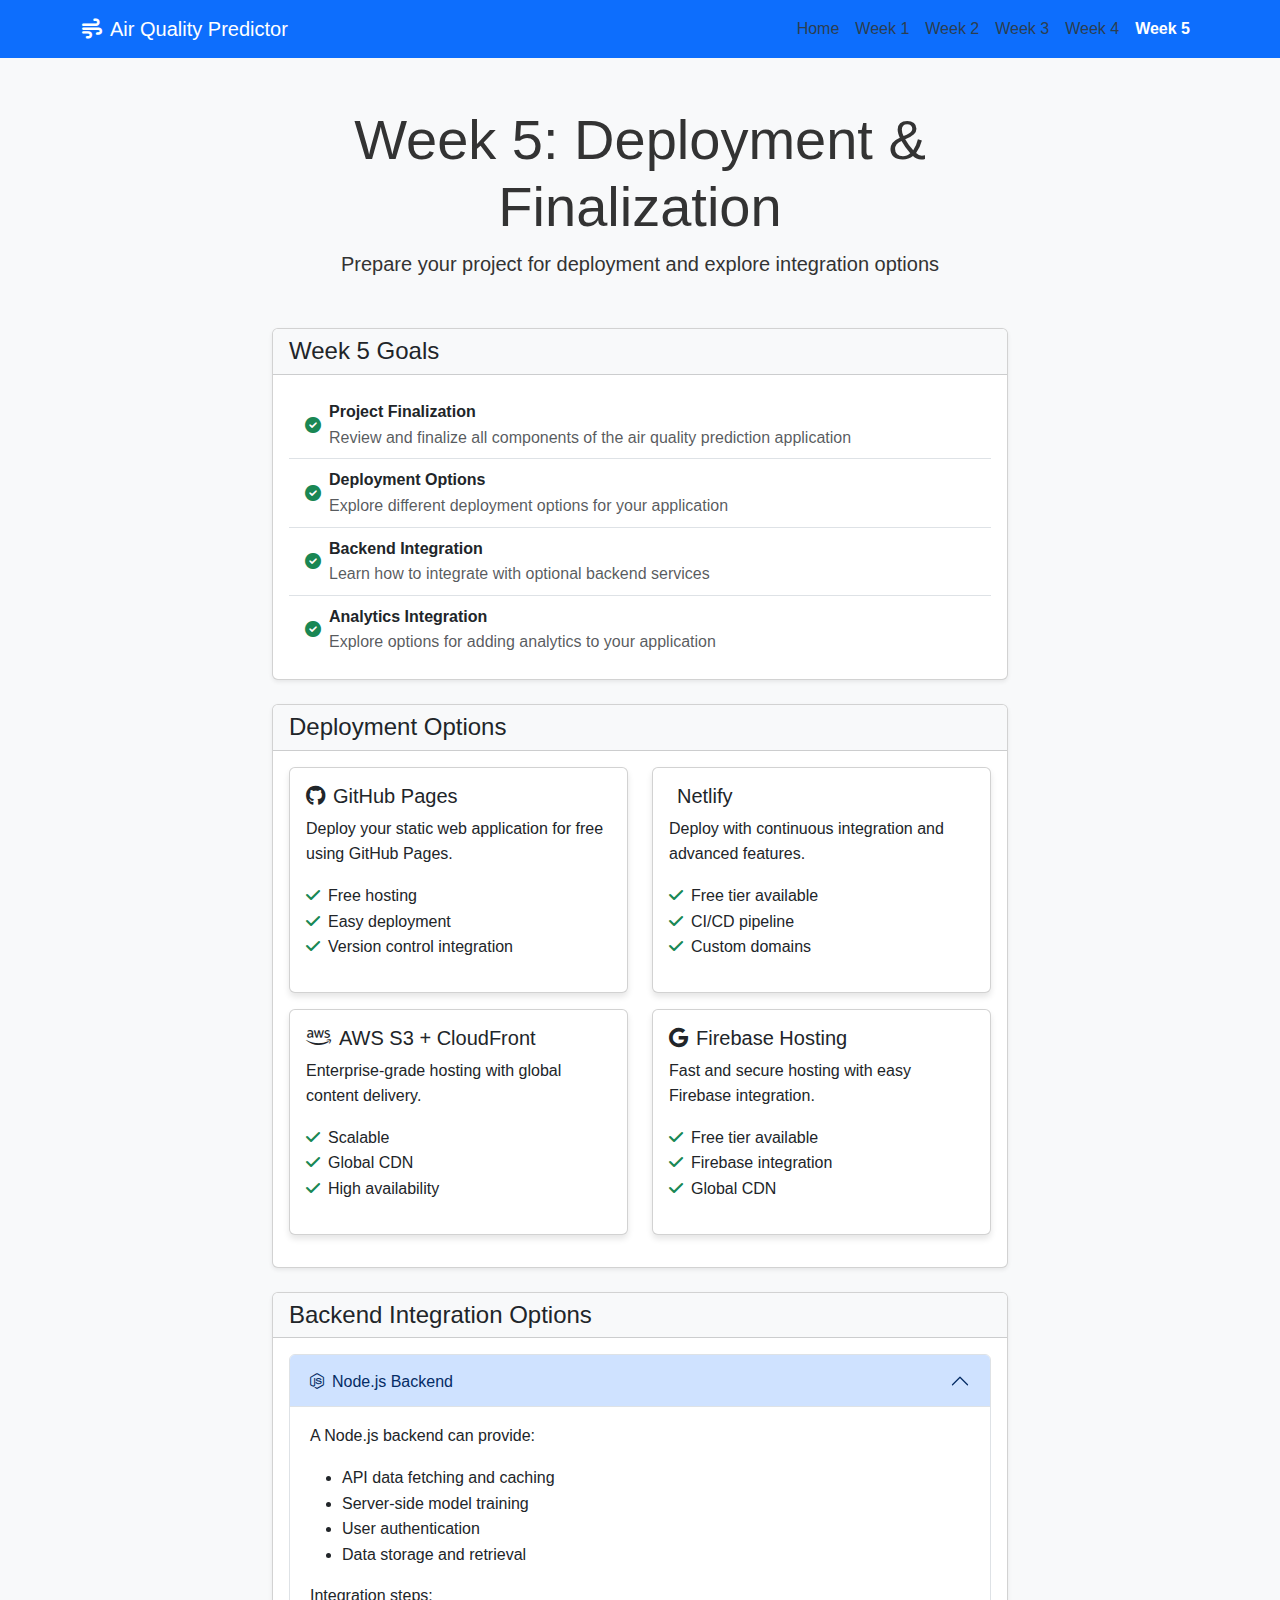
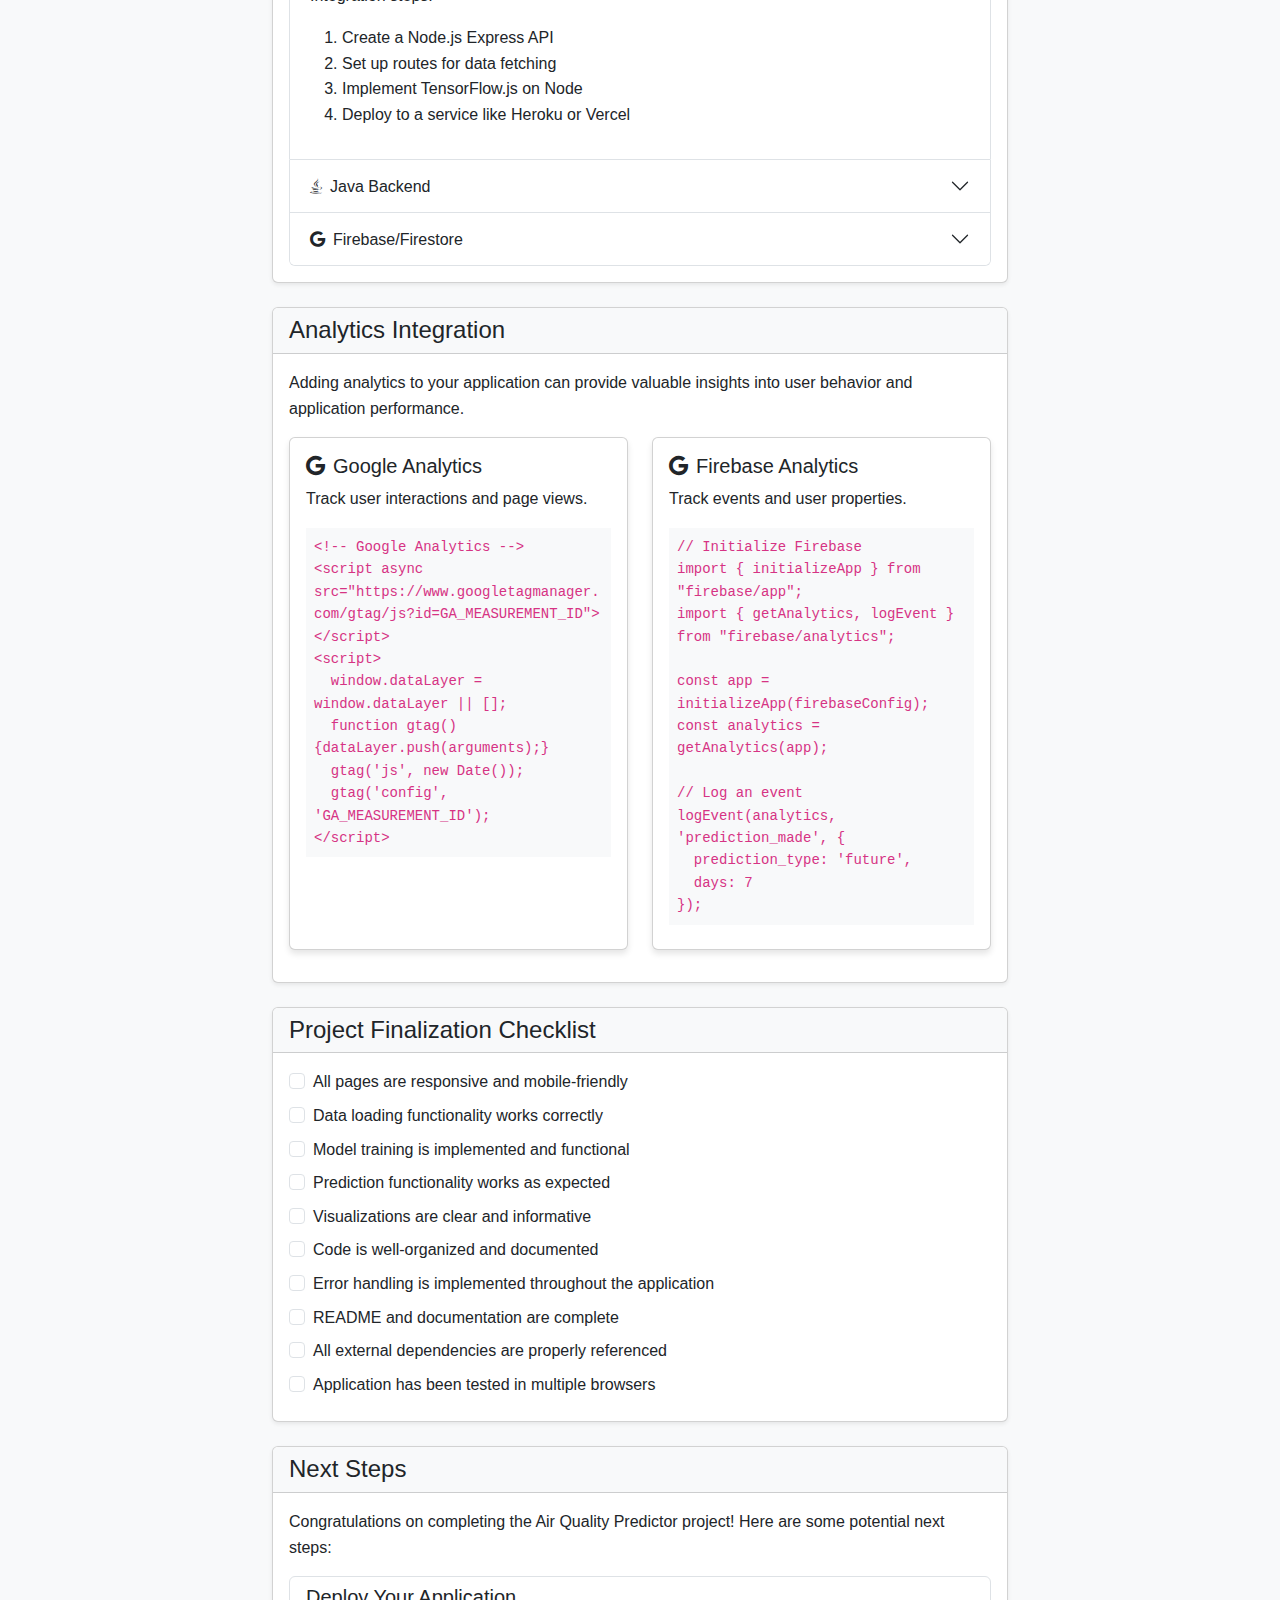
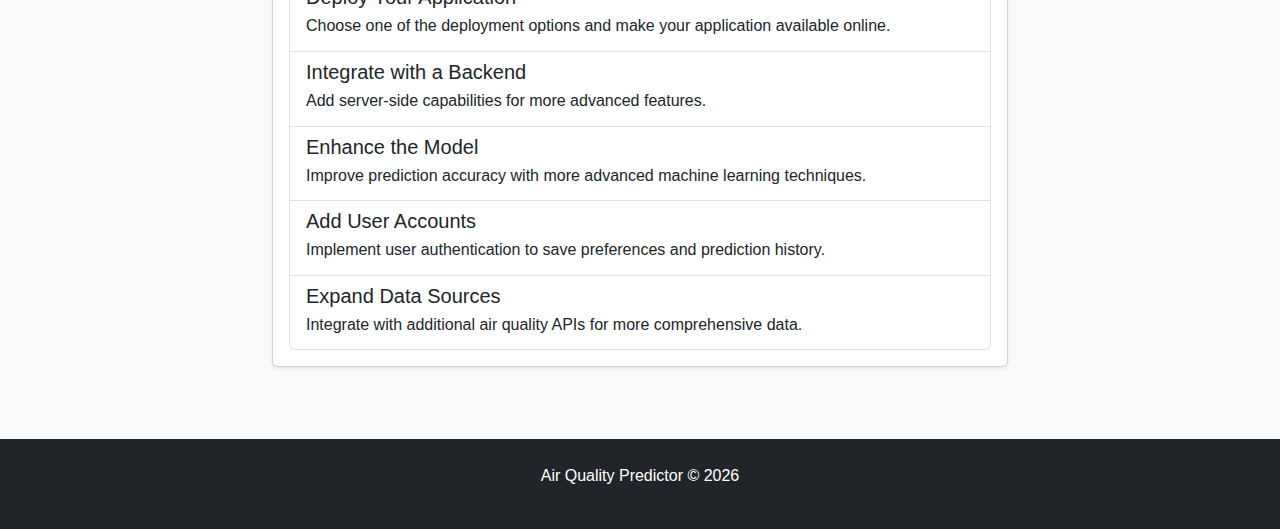
<file: Week5/index.html>
<!DOCTYPE html>
<html lang="en">
<head>
    <meta charset="UTF-8">
    <meta name="viewport" content="width=device-width, initial-scale=1.0">
    <title>Week 5 - Deployment & Finalization | Air Quality Predictor</title>
    
    <!-- Bootstrap CSS -->
    <link href="https://cdn.jsdelivr.net/npm/bootstrap@5.3.0-alpha1/dist/css/bootstrap.min.css" rel="stylesheet">
    
    <!-- Font Awesome -->
    <link rel="stylesheet" href="https://cdnjs.cloudflare.com/ajax/libs/font-awesome/6.0.0/css/all.min.css">
    
    <!-- Custom CSS -->
    <link rel="stylesheet" href="../styles/main.css">
</head>
<body>
    <!-- Navigation -->
    <nav class="navbar navbar-expand-lg navbar-dark bg-primary">
        <div class="container">
            <a class="navbar-brand" href="../index.html">
                <i class="fas fa-wind me-2"></i>Air Quality Predictor
            </a>
            <button class="navbar-toggler" type="button" data-bs-toggle="collapse" data-bs-target="#navbarNav">
                <span class="navbar-toggler-icon"></span>
            </button>
            <div class="collapse navbar-collapse" id="navbarNav">
                <ul class="navbar-nav ms-auto">
                    <li class="nav-item">
                        <a class="nav-link" href="../index.html">Home</a>
                    </li>
                    <li class="nav-item">
                        <a class="nav-link" href="../Week1/">Week 1</a>
                    </li>
                    <li class="nav-item">
                        <a class="nav-link" href="../Week2/">Week 2</a>
                    </li>
                    <li class="nav-item">
                        <a class="nav-link" href="../Week3/">Week 3</a>
                    </li>
                    <li class="nav-item">
                        <a class="nav-link" href="../Week4/">Week 4</a>
                    </li>
                    <li class="nav-item">
                        <a class="nav-link active" href="./">Week 5</a>
                    </li>
                </ul>
            </div>
        </div>
    </nav>

    <!-- Main Content -->
    <div class="container my-5">
        <div class="row">
            <div class="col-lg-8 mx-auto">
                <!-- Header -->
                <div class="text-center mb-5">
                    <h1 class="display-4">Week 5: Deployment & Finalization</h1>
                    <p class="lead">Prepare your project for deployment and explore integration options</p>
                </div>
                
                <!-- Week 5 Goals -->
                <div class="card mb-4 shadow-sm">
                    <div class="card-header bg-light">
                        <h2 class="h4 mb-0">Week 5 Goals</h2>
                    </div>
                    <div class="card-body">
                        <ul class="list-group list-group-flush">
                            <li class="list-group-item d-flex align-items-center">
                                <i class="fas fa-check-circle text-success me-2"></i>
                                <div>
                                    <strong>Project Finalization</strong>
                                    <p class="mb-0 text-muted">Review and finalize all components of the air quality prediction application</p>
                                </div>
                            </li>
                            <li class="list-group-item d-flex align-items-center">
                                <i class="fas fa-check-circle text-success me-2"></i>
                                <div>
                                    <strong>Deployment Options</strong>
                                    <p class="mb-0 text-muted">Explore different deployment options for your application</p>
                                </div>
                            </li>
                            <li class="list-group-item d-flex align-items-center">
                                <i class="fas fa-check-circle text-success me-2"></i>
                                <div>
                                    <strong>Backend Integration</strong>
                                    <p class="mb-0 text-muted">Learn how to integrate with optional backend services</p>
                                </div>
                            </li>
                            <li class="list-group-item d-flex align-items-center">
                                <i class="fas fa-check-circle text-success me-2"></i>
                                <div>
                                    <strong>Analytics Integration</strong>
                                    <p class="mb-0 text-muted">Explore options for adding analytics to your application</p>
                                </div>
                            </li>
                        </ul>
                    </div>
                </div>
                
                <!-- Deployment Options -->
                <div class="card mb-4 shadow-sm">
                    <div class="card-header bg-light">
                        <h2 class="h4 mb-0">Deployment Options</h2>
                    </div>
                    <div class="card-body">
                        <div class="row">
                            <div class="col-md-6 mb-3">
                                <div class="card h-100">
                                    <div class="card-body">
                                        <h5 class="card-title"><i class="fab fa-github me-2"></i>GitHub Pages</h5>
                                        <p class="card-text">Deploy your static web application for free using GitHub Pages.</p>
                                        <ul class="list-unstyled">
                                            <li><i class="fas fa-check text-success me-2"></i>Free hosting</li>
                                            <li><i class="fas fa-check text-success me-2"></i>Easy deployment</li>
                                            <li><i class="fas fa-check text-success me-2"></i>Version control integration</li>
                                        </ul>
                                    </div>
                                </div>
                            </div>
                            <div class="col-md-6 mb-3">
                                <div class="card h-100">
                                    <div class="card-body">
                                        <h5 class="card-title"><i class="fab fa-netlify me-2"></i>Netlify</h5>
                                        <p class="card-text">Deploy with continuous integration and advanced features.</p>
                                        <ul class="list-unstyled">
                                            <li><i class="fas fa-check text-success me-2"></i>Free tier available</li>
                                            <li><i class="fas fa-check text-success me-2"></i>CI/CD pipeline</li>
                                            <li><i class="fas fa-check text-success me-2"></i>Custom domains</li>
                                        </ul>
                                    </div>
                                </div>
                            </div>
                            <div class="col-md-6 mb-3">
                                <div class="card h-100">
                                    <div class="card-body">
                                        <h5 class="card-title"><i class="fab fa-aws me-2"></i>AWS S3 + CloudFront</h5>
                                        <p class="card-text">Enterprise-grade hosting with global content delivery.</p>
                                        <ul class="list-unstyled">
                                            <li><i class="fas fa-check text-success me-2"></i>Scalable</li>
                                            <li><i class="fas fa-check text-success me-2"></i>Global CDN</li>
                                            <li><i class="fas fa-check text-success me-2"></i>High availability</li>
                                        </ul>
                                    </div>
                                </div>
                            </div>
                            <div class="col-md-6 mb-3">
                                <div class="card h-100">
                                    <div class="card-body">
                                        <h5 class="card-title"><i class="fab fa-google me-2"></i>Firebase Hosting</h5>
                                        <p class="card-text">Fast and secure hosting with easy Firebase integration.</p>
                                        <ul class="list-unstyled">
                                            <li><i class="fas fa-check text-success me-2"></i>Free tier available</li>
                                            <li><i class="fas fa-check text-success me-2"></i>Firebase integration</li>
                                            <li><i class="fas fa-check text-success me-2"></i>Global CDN</li>
                                        </ul>
                                    </div>
                                </div>
                            </div>
                        </div>
                    </div>
                </div>
                
                <!-- Backend Integration -->
                <div class="card mb-4 shadow-sm">
                    <div class="card-header bg-light">
                        <h2 class="h4 mb-0">Backend Integration Options</h2>
                    </div>
                    <div class="card-body">
                        <div class="accordion" id="backendAccordion">
                            <div class="accordion-item">
                                <h2 class="accordion-header" id="headingOne">
                                    <button class="accordion-button" type="button" data-bs-toggle="collapse" data-bs-target="#collapseOne">
                                        <i class="fab fa-node-js me-2"></i>Node.js Backend
                                    </button>
                                </h2>
                                <div id="collapseOne" class="accordion-collapse collapse show" data-bs-parent="#backendAccordion">
                                    <div class="accordion-body">
                                        <p>A Node.js backend can provide:</p>
                                        <ul>
                                            <li>API data fetching and caching</li>
                                            <li>Server-side model training</li>
                                            <li>User authentication</li>
                                            <li>Data storage and retrieval</li>
                                        </ul>
                                        <p>Integration steps:</p>
                                        <ol>
                                            <li>Create a Node.js Express API</li>
                                            <li>Set up routes for data fetching</li>
                                            <li>Implement TensorFlow.js on Node</li>
                                            <li>Deploy to a service like Heroku or Vercel</li>
                                        </ol>
                                    </div>
                                </div>
                            </div>
                            <div class="accordion-item">
                                <h2 class="accordion-header" id="headingTwo">
                                    <button class="accordion-button collapsed" type="button" data-bs-toggle="collapse" data-bs-target="#collapseTwo">
                                        <i class="fab fa-java me-2"></i>Java Backend
                                    </button>
                                </h2>
                                <div id="collapseTwo" class="accordion-collapse collapse" data-bs-parent="#backendAccordion">
                                    <div class="accordion-body">
                                        <p>A Java backend can provide:</p>
                                        <ul>
                                            <li>Robust data processing</li>
                                            <li>Advanced machine learning with libraries like DL4J</li>
                                            <li>Enterprise-grade security</li>
                                            <li>Scalable architecture</li>
                                        </ul>
                                        <p>Integration steps:</p>
                                        <ol>
                                            <li>Create a Spring Boot application</li>
                                            <li>Implement RESTful APIs</li>
                                            <li>Set up data processing pipelines</li>
                                            <li>Deploy to a service like AWS Elastic Beanstalk</li>
                                        </ol>
                                    </div>
                                </div>
                            </div>
                            <div class="accordion-item">
                                <h2 class="accordion-header" id="headingThree">
                                    <button class="accordion-button collapsed" type="button" data-bs-toggle="collapse" data-bs-target="#collapseThree">
                                        <i class="fab fa-google me-2"></i>Firebase/Firestore
                                    </button>
                                </h2>
                                <div id="collapseThree" class="accordion-collapse collapse" data-bs-parent="#backendAccordion">
                                    <div class="accordion-body">
                                        <p>Firebase and Firestore can provide:</p>
                                        <ul>
                                            <li>Real-time database</li>
                                            <li>User authentication</li>
                                            <li>Cloud Functions for serverless backend</li>
                                            <li>Analytics integration</li>
                                        </ul>
                                        <p>Integration steps:</p>
                                        <ol>
                                            <li>Create a Firebase project</li>
                                            <li>Set up Firestore collections</li>
                                            <li>Implement Firebase Authentication</li>
                                            <li>Create Cloud Functions for data processing</li>
                                        </ol>
                                    </div>
                                </div>
                            </div>
                        </div>
                    </div>
                </div>
                
                <!-- Analytics Integration -->
                <div class="card mb-4 shadow-sm">
                    <div class="card-header bg-light">
                        <h2 class="h4 mb-0">Analytics Integration</h2>
                    </div>
                    <div class="card-body">
                        <p>Adding analytics to your application can provide valuable insights into user behavior and application performance.</p>
                        
                        <div class="row mt-3">
                            <div class="col-md-6 mb-3">
                                <div class="card h-100">
                                    <div class="card-body">
                                        <h5 class="card-title"><i class="fab fa-google me-2"></i>Google Analytics</h5>
                                        <p class="card-text">Track user interactions and page views.</p>
                                        <code class="d-block p-2 bg-light mb-2">
                                            &lt;!-- Google Analytics --&gt;<br>
                                            &lt;script async src="https://www.googletagmanager.com/gtag/js?id=GA_MEASUREMENT_ID"&gt;&lt;/script&gt;<br>
                                            &lt;script&gt;<br>
                                            &nbsp;&nbsp;window.dataLayer = window.dataLayer || [];<br>
                                            &nbsp;&nbsp;function gtag(){dataLayer.push(arguments);}<br>
                                            &nbsp;&nbsp;gtag('js', new Date());<br>
                                            &nbsp;&nbsp;gtag('config', 'GA_MEASUREMENT_ID');<br>
                                            &lt;/script&gt;
                                        </code>
                                    </div>
                                </div>
                            </div>
                            <div class="col-md-6 mb-3">
                                <div class="card h-100">
                                    <div class="card-body">
                                        <h5 class="card-title"><i class="fab fa-google me-2"></i>Firebase Analytics</h5>
                                        <p class="card-text">Track events and user properties.</p>
                                        <code class="d-block p-2 bg-light mb-2">
                                            // Initialize Firebase<br>
                                            import { initializeApp } from "firebase/app";<br>
                                            import { getAnalytics, logEvent } from "firebase/analytics";<br><br>
                                            const app = initializeApp(firebaseConfig);<br>
                                            const analytics = getAnalytics(app);<br><br>
                                            // Log an event<br>
                                            logEvent(analytics, 'prediction_made', {<br>
                                            &nbsp;&nbsp;prediction_type: 'future',<br>
                                            &nbsp;&nbsp;days: 7<br>
                                            });
                                        </code>
                                    </div>
                                </div>
                            </div>
                        </div>
                    </div>
                </div>
                
                <!-- Project Checklist -->
                <div class="card mb-4 shadow-sm">
                    <div class="card-header bg-light">
                        <h2 class="h4 mb-0">Project Finalization Checklist</h2>
                    </div>
                    <div class="card-body">
                        <div class="form-check mb-2">
                            <input class="form-check-input" type="checkbox" id="check1">
                            <label class="form-check-label" for="check1">
                                All pages are responsive and mobile-friendly
                            </label>
                        </div>
                        <div class="form-check mb-2">
                            <input class="form-check-input" type="checkbox" id="check2">
                            <label class="form-check-label" for="check2">
                                Data loading functionality works correctly
                            </label>
                        </div>
                        <div class="form-check mb-2">
                            <input class="form-check-input" type="checkbox" id="check3">
                            <label class="form-check-label" for="check3">
                                Model training is implemented and functional
                            </label>
                        </div>
                        <div class="form-check mb-2">
                            <input class="form-check-input" type="checkbox" id="check4">
                            <label class="form-check-label" for="check4">
                                Prediction functionality works as expected
                            </label>
                        </div>
                        <div class="form-check mb-2">
                            <input class="form-check-input" type="checkbox" id="check5">
                            <label class="form-check-label" for="check5">
                                Visualizations are clear and informative
                            </label>
                        </div>
                        <div class="form-check mb-2">
                            <input class="form-check-input" type="checkbox" id="check6">
                            <label class="form-check-label" for="check6">
                                Code is well-organized and documented
                            </label>
                        </div>
                        <div class="form-check mb-2">
                            <input class="form-check-input" type="checkbox" id="check7">
                            <label class="form-check-label" for="check7">
                                Error handling is implemented throughout the application
                            </label>
                        </div>
                        <div class="form-check mb-2">
                            <input class="form-check-input" type="checkbox" id="check8">
                            <label class="form-check-label" for="check8">
                                README and documentation are complete
                            </label>
                        </div>
                        <div class="form-check mb-2">
                            <input class="form-check-input" type="checkbox" id="check9">
                            <label class="form-check-label" for="check9">
                                All external dependencies are properly referenced
                            </label>
                        </div>
                        <div class="form-check mb-2">
                            <input class="form-check-input" type="checkbox" id="check10">
                            <label class="form-check-label" for="check10">
                                Application has been tested in multiple browsers
                            </label>
                        </div>
                    </div>
                </div>
                
                <!-- Next Steps -->
                <div class="card mb-4 shadow-sm">
                    <div class="card-header bg-light">
                        <h2 class="h4 mb-0">Next Steps</h2>
                    </div>
                    <div class="card-body">
                        <p>Congratulations on completing the Air Quality Predictor project! Here are some potential next steps:</p>
                        
                        <div class="list-group">
                            <a href="#" class="list-group-item list-group-item-action">
                                <div class="d-flex w-100 justify-content-between">
                                    <h5 class="mb-1">Deploy Your Application</h5>
                                </div>
                                <p class="mb-1">Choose one of the deployment options and make your application available online.</p>
                            </a>
                            <a href="#" class="list-group-item list-group-item-action">
                                <div class="d-flex w-100 justify-content-between">
                                    <h5 class="mb-1">Integrate with a Backend</h5>
                                </div>
                                <p class="mb-1">Add server-side capabilities for more advanced features.</p>
                            </a>
                            <a href="#" class="list-group-item list-group-item-action">
                                <div class="d-flex w-100 justify-content-between">
                                    <h5 class="mb-1">Enhance the Model</h5>
                                </div>
                                <p class="mb-1">Improve prediction accuracy with more advanced machine learning techniques.</p>
                            </a>
                            <a href="#" class="list-group-item list-group-item-action">
                                <div class="d-flex w-100 justify-content-between">
                                    <h5 class="mb-1">Add User Accounts</h5>
                                </div>
                                <p class="mb-1">Implement user authentication to save preferences and prediction history.</p>
                            </a>
                            <a href="#" class="list-group-item list-group-item-action">
                                <div class="d-flex w-100 justify-content-between">
                                    <h5 class="mb-1">Expand Data Sources</h5>
                                </div>
                                <p class="mb-1">Integrate with additional air quality APIs for more comprehensive data.</p>
                            </a>
                        </div>
                    </div>
                </div>
            </div>
        </div>
    </div>

    <!-- Footer -->
    <footer class="bg-dark text-white py-4 mt-5">
        <div class="container text-center">
            <p>Air Quality Predictor © 2023</p>
        </div>
    </footer>

    <!-- Bootstrap JS Bundle with Popper -->
    <script src="https://cdn.jsdelivr.net/npm/bootstrap@5.3.0-alpha1/dist/js/bootstrap.bundle.min.js"></script>
    
    <!-- Main JS -->
    <script src="../scripts/main.js"></script>
    
    <!-- Week 5 JS -->
    <script src="./scripts/week5.js"></script>
</body>
</html>
</file>
<file: styles/main.css>
/* Main Styles for Air Quality Predictor */

:root {
    --primary-color: #3498db;
    --secondary-color: #2c3e50;
    --accent-color: #e74c3c;
    --light-color: #ecf0f1;
    --dark-color: #2c3e50;
    --success-color: #2ecc71;
    --warning-color: #f39c12;
    --danger-color: #e74c3c;
    --info-color: #3498db;
}

body {
    font-family: 'Segoe UI', Tahoma, Geneva, Verdana, sans-serif;
    line-height: 1.6;
    color: #333;
    background-color: #f8f9fa;
    margin: 0;
    padding: 0;
}

.card {
    box-shadow: 0 4px 6px rgba(0, 0, 0, 0.1);
    transition: all 0.3s ease;
}

.card:hover {
    box-shadow: 0 10px 15px rgba(0, 0, 0, 0.1);
    transform: translateY(-2px);
}

.nav-link {
    color: var(--secondary-color);
    transition: all 0.2s ease;
}

.nav-link:hover {
    color: var(--primary-color);
    transform: translateX(5px);
}

.nav-link.active {
    color: var(--primary-color);
    font-weight: bold;
}

.btn-primary {
    background-color: var(--primary-color);
    border-color: var(--primary-color);
}

.btn-primary:hover {
    background-color: #2980b9;
    border-color: #2980b9;
}

/* Data visualization container styles */
.chart-container {
    position: relative;
    margin: auto;
    height: 300px;
    width: 100%;
}

/* Custom styles for air quality indicators */
.aqi-good {
    color: #00e400;
}

.aqi-moderate {
    color: #ffff00;
}

.aqi-unhealthy-sensitive {
    color: #ff7e00;
}

.aqi-unhealthy {
    color: #ff0000;
}

.aqi-very-unhealthy {
    color: #99004c;
}

.aqi-hazardous {
    color: #7e0023;
}

/* Responsive adjustments */
@media (max-width: 768px) {
    .chart-container {
        height: 200px;
    }
}
</file>
